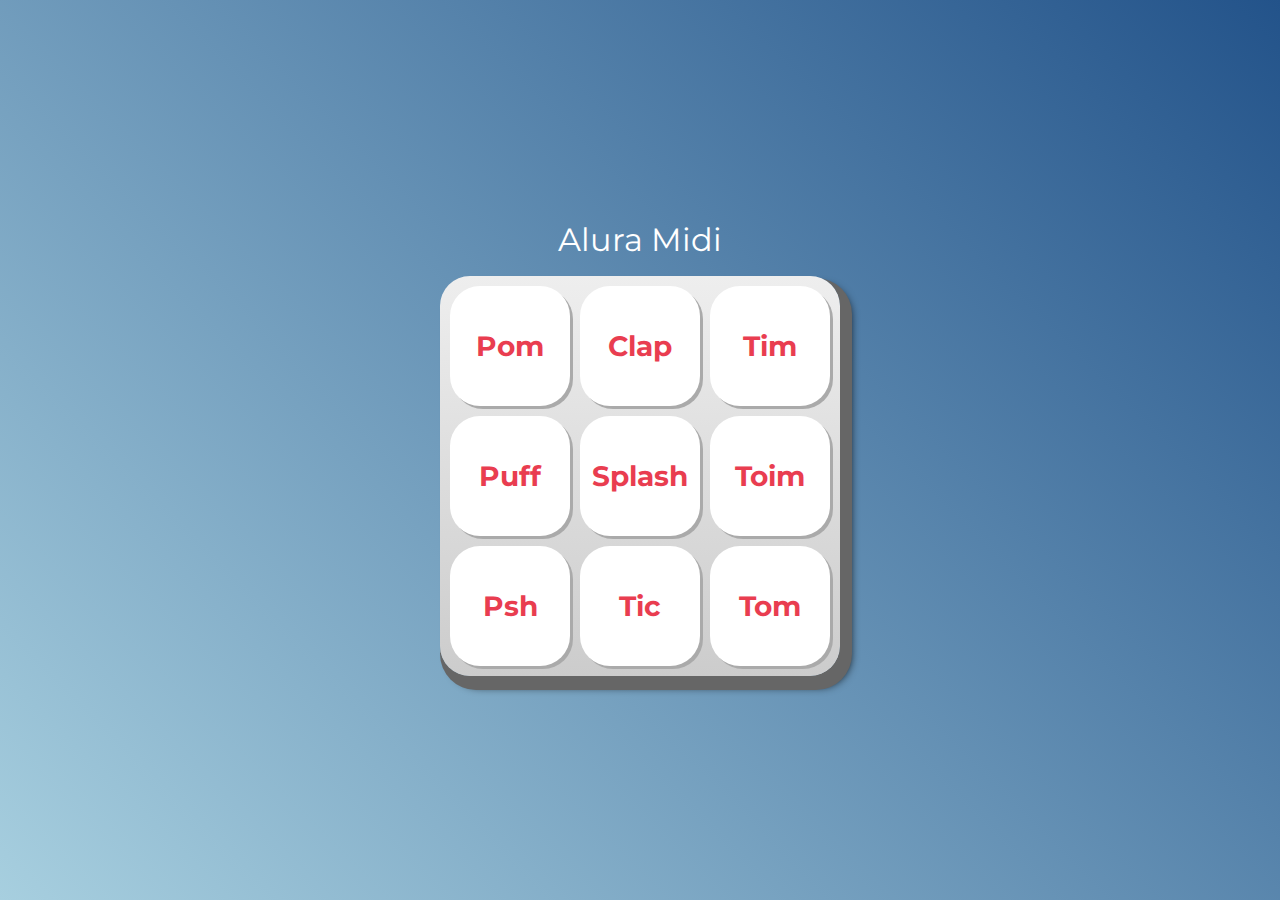
<file: aluramidi-curso-arquivos-iniciais/aluramidi-curso-arquivos-iniciais/index.html>
<!DOCTYPE html>
<html lang="pt-BR">
<head>
    <meta charset="UTF-8">
    <meta http-equiv="X-UA-Compatible" content="IE=edge">
    <meta name="viewport" content="width=device-width, initial-scale=1.0">

    <title>Alura MIDI</title>

    <link rel="preconnect" href="https://fonts.googleapis.com">
    <link rel="preconnect" href="https://fonts.gstatic.com" crossorigin>
    <link href="https://fonts.googleapis.com/css2?family=Montserrat:wght@500;600&display=swap" rel="stylesheet">
    <link rel="icon" type="image/png" href="images/bateria.png">
    <link rel="stylesheet" href="css/reset.css">
    <link rel="stylesheet" href="css/estilos.css">
    

</head>
<body>

    <h1>Alura Midi</h1>

    <section class="teclado">
        <button class="tecla tecla_pom">Pom</button>
        <button class="tecla tecla_clap">Clap</button>
        <button class="tecla tecla_tim">Tim</button>

        <button class="tecla tecla_puff">Puff</button>
        <button class="tecla tecla_splash">Splash</button>
        <button class="tecla tecla_toim">Toim</button>

        <button class="tecla tecla_psh">Psh</button>
        <button class="tecla tecla_tic">Tic</button>
        <button class="tecla tecla_tom">Tom</button>
    </section>

    <audio src="sounds/keyq.wav" id="som_tecla_pom"></audio>
    <audio src="sounds/keyw.wav" id="som_tecla_clap"></audio>
    <audio src="sounds/keye.wav" id="som_tecla_tim"></audio>
    <audio src="sounds/keya.wav" id="som_tecla_puff"></audio>
    <audio src="sounds/keys.wav" id="som_tecla_splash"></audio>
    <audio src="sounds/keyd.wav" id="som_tecla_toim"></audio>
    <audio src="sounds/keyz.wav" id="som_tecla_psh"></audio>
    <audio src="sounds/keyx.wav" id="som_tecla_tic"></audio>
    <audio src="sounds/keyc.wav" id="som_tecla_tom"></audio >
    <script src="main.js"></script>    
</body>
</html>
</file>
<file: aluramidi-curso-arquivos-iniciais/aluramidi-curso-arquivos-iniciais/css/estilos.css>
:root {
  --cinza: #aaa;
  --vermelha: #e93d50;
  --vermelha-escura: #af303f;
  --branca: #fff;
  --luz: rgb(229, 255, 0);
}

body {
  align-items: center;
  background: linear-gradient(45deg, #a7cfdf 0%,#23538a 100%);
  display: flex;
  justify-content: center;
  flex-direction: column;
  font-family: 'Montserrat', sans-serif;
  min-height: 100vh;
}

h1 {
  color: var(--branca);
  margin-bottom: 20px;
  font-size: 2rem;
}

.teclado {
  background: linear-gradient(to bottom, #eeeeee 0%,#cccccc 100%);
  box-shadow: 6px 8px 0 6px #666, 10px 10px 10px #000;
  border-radius: 30px;
  display: grid;
  gap: 10px;
  grid-template-columns: repeat(3, 1fr);
  padding: 10px;
}

.tecla {
  background-color: var(--branca);
  border-radius: 30px;
  box-shadow: 3px 3px 0 var(--cinza);
  color: var(--vermelha);
  cursor: pointer;
  height: 120px;
  font-size: 1.75em;
  font-weight: bold;
  line-height: 120px;
  text-align: center;
  width: 120px;
}

.tecla.ativa,
.tecla:active {
  background-color: var(--vermelha);
  border: 4px solid  var(--vermelha);
  box-shadow: 3px 3px 0 var(--vermelha-escura) inset;
  color: var(--branca);
  outline: none;
}

.tecla.focus,
.tecla:focus {
  outline: none;
  box-shadow: 1px 1px 10px var(--luz);
}

.tecla.active:focus,
.tecla:active:focus {
  box-shadow: 3px 3px 0 var(--vermelha-escura) inset, 1px 1px 10px var(--luz);
}
</file>
